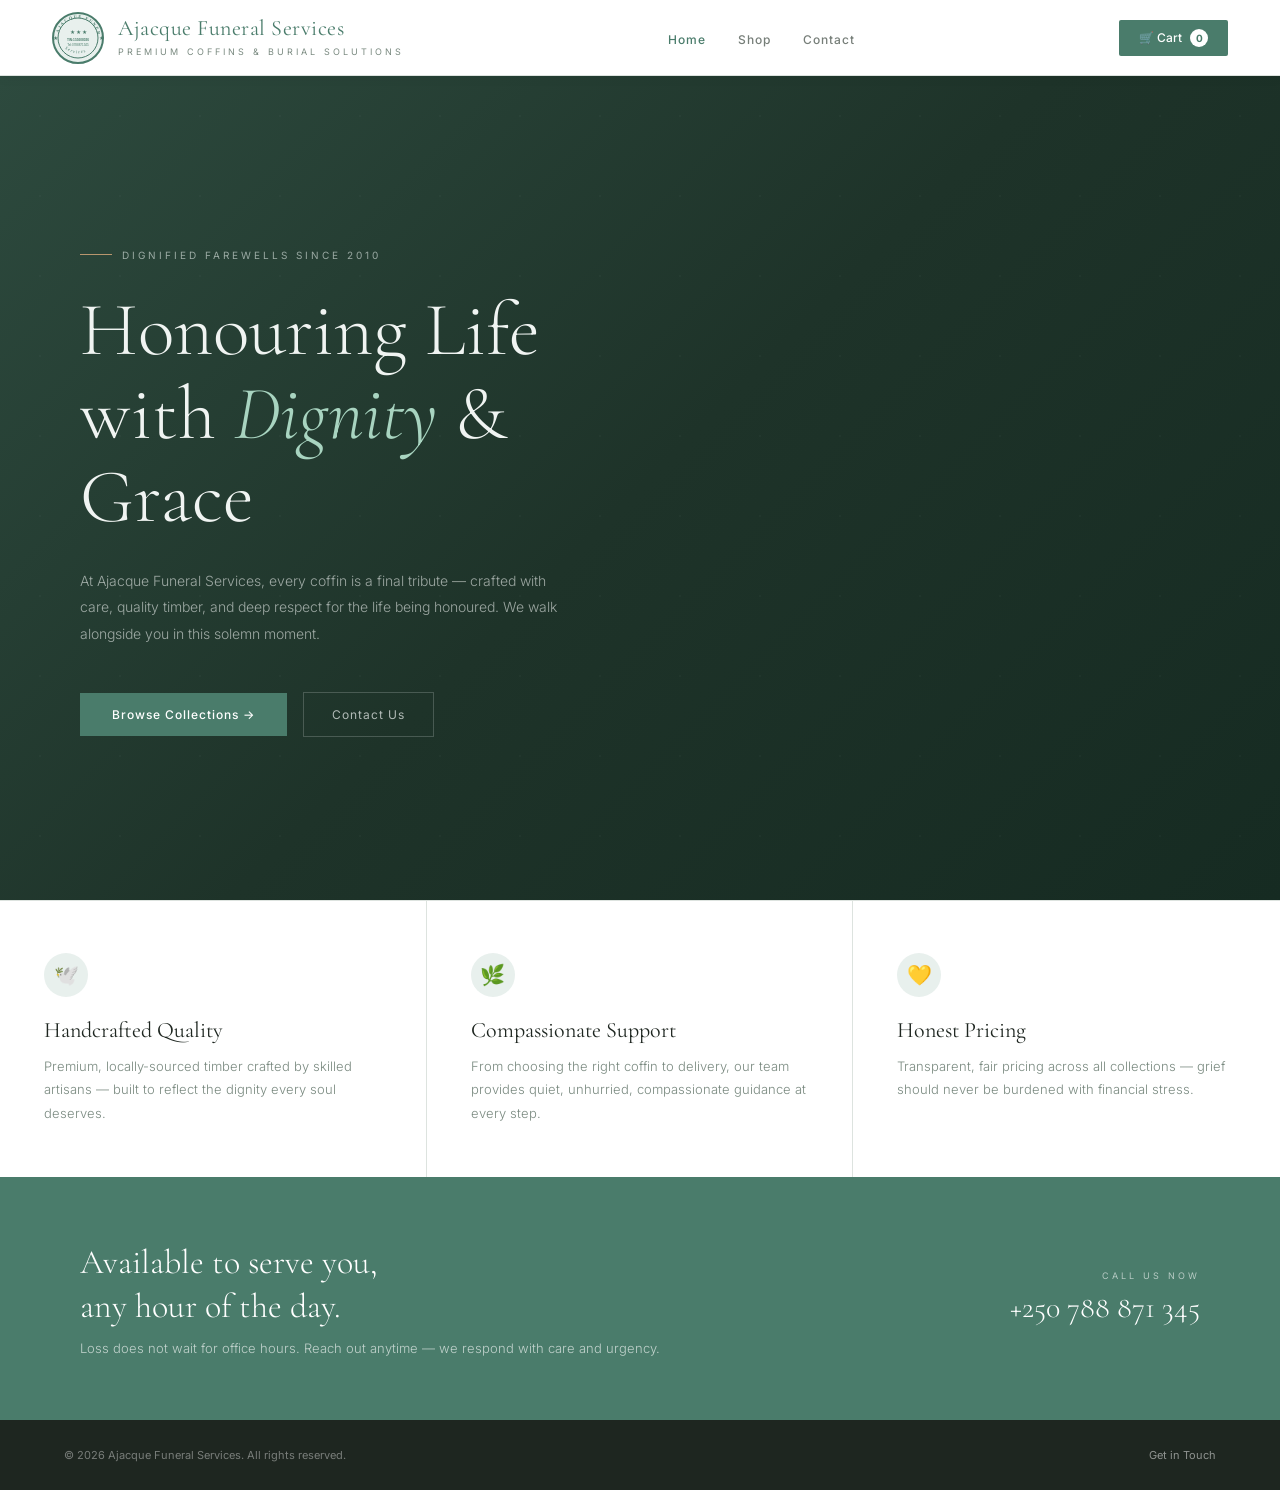
<file: index.html>
<!DOCTYPE html>
<html lang="en">
<head>
<meta charset="UTF-8">
<meta name="viewport" content="width=device-width, initial-scale=1.0">
<title>Ajacque Funeral Services</title>
<link href="https://fonts.googleapis.com/css2?family=Cormorant+Garamond:ital,wght@0,300;0,400;0,600;1,300;1,400&family=Inter:wght@300;400;500;600&display=swap" rel="stylesheet">
<link rel="stylesheet" href="style.css">
</head>
<body>
 
<!-- NAVBAR -->
<nav>
  <div class="nav-brand" onclick="showPage('home')">
    <svg class="nav-logo" viewBox="0 0 52 52" fill="none" xmlns="http://www.w3.org/2000/svg">
      <!-- Outer ring -->
      <circle cx="26" cy="26" r="25" stroke="#4a7c6b" stroke-width="2" fill="#e8f0ed"/>
      <!-- Inner ring -->
      <circle cx="26" cy="26" r="20" stroke="#4a7c6b" stroke-width="1" fill="none"/>
      <!-- Top arc text: AJACQUE FUNERAL -->
      <path id="topArc" d="M 6,26 A 20,20 0 0,1 46,26" fill="none"/>
      <text font-size="4.2" font-family="Georgia,serif" font-weight="bold" fill="#4a7c6b" letter-spacing="1.5">
        <textPath href="#topArc" startOffset="8%">AJACQUE FUNERAL</textPath>
      </text>
      <!-- Bottom arc text: Services -->
      <path id="botArc" d="M 8,30 A 20,20 0 0,0 44,30" fill="none"/>
      <text font-size="4.5" font-family="Georgia,serif" font-style="italic" fill="#4a7c6b" letter-spacing="1">
        <textPath href="#botArc" startOffset="18%">Services</textPath>
      </text>
      <!-- Stars -->
      <text x="26" y="22" text-anchor="middle" font-size="5" fill="#4a7c6b">★ ★ ★</text>
      <!-- TIN -->
      <text x="26" y="29" text-anchor="middle" font-size="3.2" font-family="sans-serif" font-weight="bold" fill="#4a7c6b">TIN:155608026</text>
      <!-- Tel -->
      <text x="26" y="34" text-anchor="middle" font-size="3" font-family="sans-serif" fill="#4a7c6b">Tel:0788871345</text>
      <!-- Side stars -->
      <text x="3" y="28" text-anchor="middle" font-size="5" fill="#4a7c6b">★</text>
      <text x="49" y="28" text-anchor="middle" font-size="5" fill="#4a7c6b">★</text>
    </svg>
    <div class="nav-name">
      <span>Ajacque Funeral Services</span>
      <span>Premium Coffins &amp; Burial Solutions</span>
    </div>
  </div>
  <ul class="nav-links">
    <li><a class="active" id="nav-home" onclick="showPage('home')">Home</a></li>
    <li><a id="nav-gallery" onclick="showPage('gallery')">Shop</a></li>
    <li><a id="nav-contact" onclick="showPage('contact')">Contact</a></li>
  </ul>
  <div class="nav-right">
    <button class="cart-btn" onclick="openCart()">
      🛒 Cart <span class="cart-count" id="cart-count">0</span>
    </button>
  </div>
</nav>
 
<!-- ═══ HOME ═══ -->
<div class="page active" id="page-home">
  <section class="hero">
    <div class="hero-content">
      <div class="hero-tag">Dignified Farewells Since 2010</div>
      <h1>Honouring Life with <em>Dignity</em> &amp; Grace</h1>
      <p>At Ajacque Funeral Services, every coffin is a final tribute — crafted with care, quality timber, and deep respect for the life being honoured. We walk alongside you in this solemn moment.</p>
      <button class="hero-cta" onclick="showPage('gallery')">Browse Collections →</button>
      <button class="hero-cta2" onclick="showPage('contact')">Contact Us</button>
    </div>
  </section>
  <section class="home-pillars">
    <div class="pillar"><div class="pillar-icon">🕊️</div><h3>Handcrafted Quality</h3><p>Premium, locally-sourced timber crafted by skilled artisans — built to reflect the dignity every soul deserves.</p></div>
    <div class="pillar"><div class="pillar-icon">🌿</div><h3>Compassionate Support</h3><p>From choosing the right coffin to delivery, our team provides quiet, unhurried, compassionate guidance at every step.</p></div>
    <div class="pillar"><div class="pillar-icon">💛</div><h3>Honest Pricing</h3><p>Transparent, fair pricing across all collections — grief should never be burdened with financial stress.</p></div>
  </section>
  <section class="home-strip">
    <div>
      <h2>Available to serve you,<br>any hour of the day.</h2>
      <p>Loss does not wait for office hours. Reach out anytime — we respond with care and urgency.</p>
    </div>
    <div class="strip-tel"><span>Call Us Now</span><a href="tel:+250788871345">+250 788 871 345</a></div>
  </section>
  <footer><p>© <span id="yr"></span> Ajacque Funeral Services. All rights reserved.</p><a onclick="showPage('contact')">Get in Touch</a></footer>
</div>
 
<!-- ═══ GALLERY / SHOP ═══ -->
<div class="page" id="page-gallery">
  <div class="market-header">
    <h2>Our Collections</h2>
    <p>Click any coffin to view details, images and add to cart</p>
    <div class="market-meta">
      <span class="market-count" id="market-count">0 products</span>
    </div>
  </div>
  <div class="market-body">
    <div class="product-grid" id="product-grid"></div>
    <div class="market-empty" id="market-empty"><p>No products yet — check back soon.</p></div>
  </div>
  <footer><p>© <span id="yr"></span> Ajacque Funeral Services. All rights reserved.</p><a onclick="showPage('contact')">Get in Touch</a></footer>
</div>
 
<!-- ═══ CONTACT ═══ -->
<div class="page" id="page-contact">
  <div class="contact-layout">
    <div class="contact-left">
      <h2>We're Here<br>For You</h2>
      <p class="sub">Get in touch</p>
      <div class="c-detail"><div class="c-icon">📍</div><div class="c-text"><span>Location</span><p>KG 14 Ave, Kigali<br>Rwanda</p></div></div>
      <div class="c-detail"><div class="c-icon">📞</div><div class="c-text"><span>Phone</span><p>+250 788 871 345<br>Available 24 / 7</p></div></div>
      <div class="c-detail"><div class="c-icon">✉️</div><div class="c-text"><span>Email</span><p>info@ajacquefunerals.rw</p></div></div>
      <div class="c-detail"><div class="c-icon">🕐</div><div class="c-text"><span>Hours</span><p>Mon – Sat: 7:00 AM – 7:00 PM<br>Emergency: 24 hours</p></div></div>
    </div>
    <div class="contact-right">
      <h3>Send Us a Message</h3>
      <div class="fg2"><label>Full Name</label><input type="text" placeholder="Your name"></div>
      <div class="fg2"><label>Phone Number</label><input type="tel" placeholder="+250 ___"></div>
      <div class="fg2"><label>Email</label><input type="email" placeholder="you@email.com"></div>
      <div class="fg2"><label>Message</label><textarea placeholder="How can we help you?"></textarea></div>
      <button class="contact-submit" onclick="submitContact()">Send Message</button>
      <div class="c-success" id="c-success">✓ Thank you. We will reach out to you shortly.</div>
    </div>
  </div>
  <footer><p>© <span id="yr"></span> Ajacque Funeral Services. All rights reserved.</p><a href="tel:+250788871345">+250 788 871 345</a></footer>
</div>
 
<!-- ═══ PRODUCT MODAL ═══ -->
<div class="modal-overlay" id="modal-overlay" onclick="closeModal(event)">
  <div class="modal" id="modal-box">
    <button class="modal-close" onclick="closeModalDirect()">✕</button>
    <div class="modal-slides" id="modal-slides"></div>
    <div class="modal-info">
      <div class="modal-tag">Ajacque Funeral Services</div>
      <div class="modal-name" id="modal-name">—</div>
      <div class="modal-price" id="modal-price">—</div>
      <div class="modal-divider"></div>
      <div class="modal-desc" id="modal-desc">—</div>
      <div class="modal-actions">
        <button class="btn-add-cart" id="modal-cart-btn" onclick="addToCartFromModal()">🛒 Add to Cart</button>
        <a class="btn-wa" id="modal-wa" href="#" target="_blank">💬 Enquire on WhatsApp</a>
        <a class="btn-call-m" id="modal-call" href="#">📞 Call to Order</a>
      </div>
    </div>
  </div>
</div>
 
<!-- ═══ CART PANEL ═══ -->
<div class="cart-overlay" id="cart-overlay">
  <div class="cart-backdrop" onclick="closeCart()"></div>
  <div class="cart-panel">
    <div class="cart-head">
      <h3>Your Cart</h3>
      <button class="cart-close-btn" onclick="closeCart()">✕</button>
    </div>
    <div class="cart-items" id="cart-items"></div>
    <div class="cart-foot" id="cart-foot" style="display:none;">
      <div class="cart-total">
        <span>Total</span>
        <span id="cart-total-val">RWF 0</span>
      </div>
      <button class="cart-checkout" onclick="cartCheckout()">Proceed to Order via WhatsApp</button>
    </div>
  </div>
</div>
 
<script src="main.js"></script>
</body>
</html>
</file>
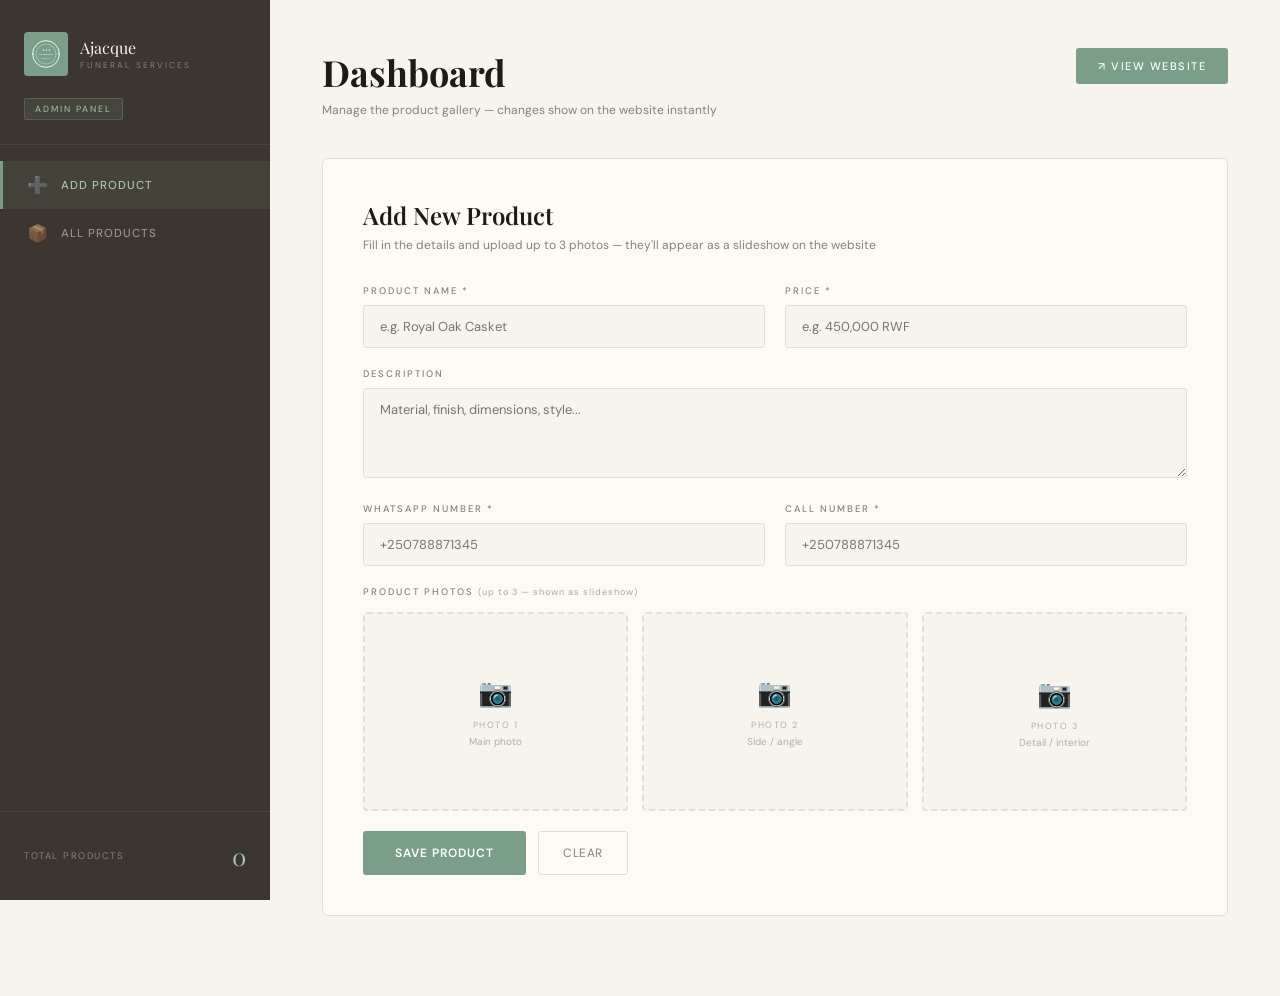
<file: admin.html>
<!DOCTYPE html>
<html lang="en">
<head>
<meta charset="UTF-8">
<meta name="viewport" content="width=device-width, initial-scale=1.0">
<title>Admin — Ajacque Funeral Services</title>
<link href="https://fonts.googleapis.com/css2?family=Playfair+Display:ital,wght@0,400;0,600;0,700&family=DM+Sans:wght@300;400;500;600&display=swap" rel="stylesheet">
<link rel="stylesheet" href="admin.css">
</head>
<body>
 
<aside>
  <div class="sb-top">
    <div class="sb-logo">
      <div class="sb-logo-icon">
        <svg viewBox="0 0 42 42" fill="none" xmlns="http://www.w3.org/2000/svg">
          <!-- Outer ring -->
          <circle cx="21" cy="21" r="20" stroke="rgba(255,255,255,0.9)" stroke-width="1.5" fill="none"/>
          <!-- Inner ring -->
          <circle cx="21" cy="21" r="15" stroke="rgba(255,255,255,0.5)" stroke-width="1" fill="none"/>
          <!-- Stars -->
          <text x="21" y="16" text-anchor="middle" font-size="5" fill="rgba(255,255,255,0.9)">★★★</text>
          <!-- TIN -->
          <text x="21" y="23" text-anchor="middle" font-size="3" font-family="sans-serif" fill="rgba(255,255,255,0.85)" font-weight="bold">TIN:155608026</text>
          <!-- Tel -->
          <text x="21" y="28" text-anchor="middle" font-size="2.8" font-family="sans-serif" fill="rgba(255,255,255,0.7)">0788871345</text>
          <!-- Side stars -->
          <text x="2" y="23" text-anchor="middle" font-size="5" fill="rgba(255,255,255,0.7)">★</text>
          <text x="40" y="23" text-anchor="middle" font-size="5" fill="rgba(255,255,255,0.7)">★</text>
        </svg>
      </div>
      <div class="sb-logo-text">
        <span class="t1">Ajacque</span>
        <span class="t2">Funeral Services</span>
      </div>
    </div>
    <div class="sb-badge">Admin Panel</div>
  </div>
 
  <nav class="sb-nav">
    <div class="sb-item active" onclick="switchSection('add', this)"><span class="ic">➕</span> Add Product</div>
    <div class="sb-item" onclick="switchSection('list', this)"><span class="ic">📦</span> All Products</div>
  </nav>
 
  <div class="sb-stats">
    <div class="stat-row">
      <span class="stat-label">Total Products</span>
      <span class="stat-val" id="stat-count">0</span>
    </div>
  </div>
</aside>
 
<main>
  <div class="main-hd">
    <div>
      <h1>Dashboard</h1>
      <p>Manage the product gallery — changes show on the website instantly</p>
    </div>
    <a class="view-btn" href="index.html" target="_blank">↗ View Website</a>
  </div>
 
  <!-- ADD -->
  <div class="section active" id="section-add">
    <div class="form-card">
      <h2>Add New Product</h2>
      <p class="sub">Fill in the details and upload up to 3 photos — they'll appear as a slideshow on the website</p>
 
      <div class="form-row">
        <div class="fg"><label>Product Name *</label><input type="text" id="f-name" placeholder="e.g. Royal Oak Casket"></div>
        <div class="fg"><label>Price *</label><input type="text" id="f-price" placeholder="e.g. 450,000 RWF"></div>
      </div>
      <div class="fg"><label>Description</label><textarea id="f-desc" placeholder="Material, finish, dimensions, style..."></textarea></div>
      <div class="form-row">
        <div class="fg"><label>WhatsApp Number *</label><input type="text" id="f-wa" placeholder="+250788871345"></div>
        <div class="fg"><label>Call Number *</label><input type="text" id="f-tel" placeholder="+250788871345"></div>
      </div>
 
      <label class="imgs-label">Product Photos <span>(up to 3 — shown as slideshow)</span></label>
      <div class="imgs-grid">
        <div class="img-slot" id="slot-0">
          <div class="img-slot-inner" id="slot-inner-0">
            <input type="file" accept="image/*" onchange="handleImg(this,0)">
            <span class="slot-icon">📷</span>
            <span class="slot-num">Photo 1</span>
            <span class="slot-hint">Main photo</span>
          </div>
        </div>
        <div class="img-slot" id="slot-1">
          <div class="img-slot-inner" id="slot-inner-1">
            <input type="file" accept="image/*" onchange="handleImg(this,1)">
            <span class="slot-icon">📷</span>
            <span class="slot-num">Photo 2</span>
            <span class="slot-hint">Side / angle</span>
          </div>
        </div>
        <div class="img-slot" id="slot-2">
          <div class="img-slot-inner" id="slot-inner-2">
            <input type="file" accept="image/*" onchange="handleImg(this,2)">
            <span class="slot-icon">📷</span>
            <span class="slot-num">Photo 3</span>
            <span class="slot-hint">Detail / interior</span>
          </div>
        </div>
      </div>
 
      <div class="form-actions">
        <button class="btn-save" onclick="saveProduct()">Save Product</button>
        <button class="btn-clr" onclick="clearForm()">Clear</button>
      </div>
      <div class="toast" id="toast"></div>
    </div>
  </div>
 
  <!-- LIST -->
  <div class="section" id="section-list">
    <div class="list-card">
      <div class="list-head">
        <div>Photos</div><div>Name</div><div>Price</div><div>Contact</div><div>Action</div>
      </div>
      <div id="list-rows"></div>
    </div>
  </div>
</main>
 
<script>
  let imgs = [null, null, null];
 
  function getProducts() { return JSON.parse(localStorage.getItem('emma_products') || '[]'); }
  function saveProducts(arr) { localStorage.setItem('emma_products', JSON.stringify(arr)); updateStats(); }
  function updateStats() { document.getElementById('stat-count').textContent = getProducts().length; }
 
  function switchSection(id, el) {
    document.querySelectorAll('.sb-item').forEach(i => i.classList.remove('active'));
    document.querySelectorAll('.section').forEach(s => s.classList.remove('active'));
    el.classList.add('active');
    document.getElementById('section-' + id).classList.add('active');
    if (id === 'list') renderList();
  }
 
  function handleImg(input, idx) {
    const file = input.files[0];
    if (!file) return;
    if (file.size > 5 * 1024 * 1024) { showToast('Image too large — max 5MB.', 'error'); return; }
    const reader = new FileReader();
    reader.onload = e => {
      imgs[idx] = e.target.result;
      const inner = document.getElementById('slot-inner-' + idx);
      const labels = ['Main photo', 'Side / angle', 'Detail / interior'];
      inner.innerHTML = `
        <div class="slot-preview"><img src="${imgs[idx]}" alt="photo ${idx+1}"></div>
        <button class="slot-remove" onclick="clearSlot(${idx})">✕</button>
        <div class="slot-label-badge">${labels[idx]}</div>`;
    };
    reader.readAsDataURL(file);
  }
 
  function clearSlot(idx) {
    imgs[idx] = null;
    const nums = ['Photo 1', 'Photo 2', 'Photo 3'];
    const hints = ['Main photo', 'Side / angle', 'Detail / interior'];
    const inner = document.getElementById('slot-inner-' + idx);
    inner.innerHTML = `
      <input type="file" accept="image/*" onchange="handleImg(this,${idx})">
      <span class="slot-icon">📷</span>
      <span class="slot-num">${nums[idx]}</span>
      <span class="slot-hint">${hints[idx]}</span>`;
  }
 
  function saveProduct() {
    const name  = document.getElementById('f-name').value.trim();
    const price = document.getElementById('f-price').value.trim();
    const desc  = document.getElementById('f-desc').value.trim();
    const wa    = document.getElementById('f-wa').value.trim();
    const tel   = document.getElementById('f-tel').value.trim();
    if (!name || !price) { showToast('Name and Price are required.', 'error'); return; }
    if (!wa || !tel)      { showToast('WhatsApp and Call numbers are required.', 'error'); return; }
 
    const products = getProducts();
    products.push({ name, price, desc, imgs: imgs.filter(Boolean), wa, tel, id: Date.now() });
    saveProducts(products);
    showToast('✓  Product saved! It is now live on the website.', 'success');
    clearForm();
  }
 
  function clearForm() {
    ['f-name','f-price','f-desc','f-wa','f-tel'].forEach(id => document.getElementById(id).value = '');
    [0,1,2].forEach(i => clearSlot(i));
    imgs = [null, null, null];
  }
 
  function showToast(msg, type) {
    const t = document.getElementById('toast');
    t.textContent = msg; t.className = 'toast ' + type; t.style.display = 'block';
    setTimeout(() => t.style.display = 'none', 3800);
  }
 
  function renderList() {
    const products = getProducts();
    const el = document.getElementById('list-rows');
    if (!products.length) { el.innerHTML = '<div class="list-empty"><p>No products added yet.</p></div>'; return; }
    el.innerHTML = products.map((p, i) => {
      const thumbs = (p.imgs || []).map(img => `<img class="thumb" src="${img}" alt="">`).join('');
      const emptyThumbs = Array(3 - (p.imgs||[]).length).fill('<div class="thumb-empty">⚰</div>').join('');
      return `<div class="list-row">
        <div class="thumb-strip">${thumbs}${emptyThumbs}</div>
        <div class="row-name">${p.name}<small>${p.desc ? p.desc.slice(0,55)+'…' : ''}</small></div>
        <div class="row-price">${p.price}</div>
        <div class="row-contact">📞 ${p.tel}<br>💬 ${p.wa}</div>
        <div><button class="del-btn" onclick="delProduct(${i})">Delete</button></div>
      </div>`;
    }).join('');
  }
 
  function delProduct(i) {
    if (!confirm('Delete this product? Cannot be undone.')) return;
    const products = getProducts();
    products.splice(i, 1);
    saveProducts(products);
    renderList();
  }
 
  [0,1,2].forEach(idx => {
    const el = document.getElementById('slot-inner-' + idx);
    el.addEventListener('dragover', e => { e.preventDefault(); el.classList.add('drag'); });
    el.addEventListener('dragleave', () => el.classList.remove('drag'));
    el.addEventListener('drop', e => {
      e.preventDefault(); el.classList.remove('drag');
      const file = e.dataTransfer.files[0];
      if (file && file.type.startsWith('image/')) {
        const input = el.querySelector('input[type=file]');
        if (input) { const dt = new DataTransfer(); dt.items.add(file); input.files = dt.files; handleImg(input, idx); }
      }
    });
  });
 
  updateStats();
</script>
</body>
</html>
</file>
<file: style.css>
:root {
  --bg: #f4f6f5;
  --bg2: #eef1ef;
  --surface: #ffffff;
  --border: #dde3df;
  --ink: #1e2620;
  --ink2: #3d4840;
  --muted: #7a8a80;
  --accent: #4a7c6b;
  --accent2: #3a6358;
  --accent-light: #e8f0ed;
  --gold: #b8966e;
  --gold-light: #f0e6d8;
  --red: #c0392b;
  --shadow: 0 2px 16px rgba(30,38,32,0.08);
  --shadow-lg: 0 8px 40px rgba(30,38,32,0.14);
}
* { margin:0; padding:0; box-sizing:border-box; }
body { font-family:'Inter',sans-serif; background:var(--bg); color:var(--ink); overflow-x:hidden; }

/* ── NAVBAR ── */
nav {
  position:fixed; top:0; left:0; right:0; z-index:200;
  background:var(--surface);
  display:flex; align-items:center; justify-content:space-between;
  padding:0 52px; height:76px;
  border-bottom:1px solid var(--border);
  box-shadow:0 1px 12px rgba(30,38,32,0.06);
}
.nav-brand { display:flex; align-items:center; gap:14px; cursor:pointer; }
.nav-logo { width:52px; height:52px; }
.nav-name span:first-child { display:block; font-family:'Cormorant Garamond',serif; font-size:22px; color:var(--accent); letter-spacing:.5px; line-height:1; }
.nav-name span:last-child { font-size:9px; letter-spacing:3px; color:var(--muted); text-transform:uppercase; }
.nav-links { display:flex; gap:32px; list-style:none; }
.nav-links a { font-size:12px; letter-spacing:1px; color:var(--ink2); text-decoration:none; opacity:.7; transition:opacity .2s,color .2s; cursor:pointer; font-weight:500; }
.nav-links a:hover,.nav-links a.active { opacity:1; color:var(--accent); }
.nav-right { display:flex; align-items:center; gap:16px; }
.cart-btn {
  display:flex; align-items:center; gap:8px;
  padding:9px 20px; background:var(--accent); color:#fff;
  border:none; border-radius:2px; cursor:pointer;
  font-family:'Inter',sans-serif; font-size:12px; font-weight:500;
  transition:background .2s;
}
.cart-btn:hover { background:var(--accent2); }
.cart-count {
  background:#fff; color:var(--accent); font-size:10px; font-weight:700;
  width:18px; height:18px; border-radius:50%; display:flex; align-items:center; justify-content:center;
}
.hamburger { display:none; flex-direction:column; gap:5px; background:none; border:none; cursor:pointer; padding:6px; }
.hamburger span { display:block; width:24px; height:2px; background:var(--ink); border-radius:2px; transition:all .3s; }

/* ── PAGES ── */
.page { display:none; padding-top:76px; min-height:100vh; }
.page.active { display:block; }

/* ── HOME ── */
.hero {
  background:linear-gradient(135deg, #2d4a3e 0%, #1e3329 50%, #162b22 100%);
  min-height:calc(100vh - 76px);
  display:flex; align-items:center;
  position:relative; overflow:hidden;
}
.hero::before {
  content:''; position:absolute; inset:0;
  background:url("data:image/svg+xml,%3Csvg width='80' height='80' xmlns='http://www.w3.org/2000/svg'%3E%3Ccircle cx='40' cy='40' r='1' fill='rgba(255,255,255,0.03)'/%3E%3C/svg%3E");
  background-size:80px 80px;
}
.hero-content { position:relative; z-index:1; max-width:640px; padding:80px; }
.hero-tag { display:inline-flex; align-items:center; gap:10px; font-size:10px; letter-spacing:3px; text-transform:uppercase; color:rgba(232,240,237,0.6); margin-bottom:28px; }
.hero-tag::before { content:''; width:32px; height:1px; background:var(--gold); }
.hero h1 { font-family:'Cormorant Garamond',serif; font-size:clamp(44px,6vw,76px); font-weight:300; color:#f0f4f2; line-height:1.1; margin-bottom:28px; }
.hero h1 em { font-style:italic; color:#a8d4c0; }
.hero p { font-size:14px; line-height:1.9; color:rgba(240,244,242,0.6); max-width:480px; margin-bottom:44px; font-weight:300; }
.hero-cta { display:inline-flex; align-items:center; gap:10px; padding:14px 32px; background:var(--accent); color:#fff; border:none; font-family:'Inter',sans-serif; font-size:12px; font-weight:500; letter-spacing:1px; cursor:pointer; transition:background .25s; }
.hero-cta:hover { background:var(--accent2); }
.hero-cta2 { display:inline-flex; align-items:center; gap:10px; padding:14px 28px; background:transparent; color:rgba(240,244,242,0.7); border:1px solid rgba(240,244,242,0.2); font-family:'Inter',sans-serif; font-size:12px; font-weight:400; letter-spacing:1px; cursor:pointer; margin-left:12px; transition:border-color .25s,color .25s; }
.hero-cta2:hover { border-color:rgba(240,244,242,0.5); color:#f0f4f2; }

.home-pillars { background:var(--surface); display:grid; grid-template-columns:repeat(3,1fr); gap:0; border-top:1px solid var(--border); }
.pillar { padding:52px 44px; border-right:1px solid var(--border); transition:background .25s; }
.pillar:last-child { border-right:none; }
.pillar:hover { background:var(--accent-light); }
.pillar-icon { width:44px; height:44px; background:var(--accent-light); border-radius:50%; display:flex; align-items:center; justify-content:center; font-size:20px; margin-bottom:20px; }
.pillar h3 { font-family:'Cormorant Garamond',serif; font-size:22px; font-weight:400; color:var(--ink); margin-bottom:12px; }
.pillar p { font-size:13px; line-height:1.8; color:var(--muted); font-weight:300; }

.home-strip { background:var(--accent); padding:64px 80px; display:flex; align-items:center; justify-content:space-between; gap:48px; }
.home-strip h2 { font-family:'Cormorant Garamond',serif; font-size:34px; font-weight:300; color:#fff; line-height:1.3; }
.home-strip p { font-size:13px; color:rgba(255,255,255,0.65); margin-top:10px; font-weight:300; }
.strip-tel span { display:block; font-size:9px; letter-spacing:3px; text-transform:uppercase; color:rgba(255,255,255,0.6); margin-bottom:8px; text-align:right; }
.strip-tel a { font-family:'Cormorant Garamond',serif; font-size:30px; color:#fff; text-decoration:none; font-weight:300; }

/* ── GALLERY ── */
.market-header { background:var(--surface); padding:56px 64px 44px; border-bottom:1px solid var(--border); }
.market-header h2 { font-family:'Cormorant Garamond',serif; font-size:44px; font-weight:300; color:var(--ink); margin-bottom:8px; }
.market-header p { font-size:13px; color:var(--muted); }
.market-meta { display:flex; align-items:center; gap:16px; margin-top:20px; }
.market-count { font-size:11px; color:var(--muted); background:var(--bg); padding:5px 12px; border:1px solid var(--border); }
.market-body { padding:48px 64px; }
.product-grid { display:grid; grid-template-columns:repeat(auto-fill,minmax(280px,1fr)); gap:24px; }
.product-card { background:var(--surface); border:1px solid var(--border); cursor:pointer; transition:transform .25s,box-shadow .25s,border-color .25s; overflow:hidden; }
.product-card:hover { transform:translateY(-4px); box-shadow:var(--shadow-lg); border-color:var(--accent); }
.pc-img { height:240px; overflow:hidden; background:var(--bg2); position:relative; }
.pc-img img { width:100%; height:100%; object-fit:cover; transition:transform .4s; }
.product-card:hover .pc-img img { transform:scale(1.05); }
.pc-no-img { width:100%; height:100%; display:flex; align-items:center; justify-content:center; font-size:52px; color:var(--border); }
.pc-badge { position:absolute; top:12px; left:12px; background:var(--accent); color:#fff; font-size:9px; letter-spacing:1.5px; text-transform:uppercase; padding:4px 10px; }
.pc-body { padding:20px 22px 22px; }
.pc-name { font-family:'Cormorant Garamond',serif; font-size:20px; color:var(--ink); margin-bottom:4px; }
.pc-price { font-size:14px; color:var(--accent); font-weight:600; margin-bottom:10px; }
.pc-desc { font-size:12px; color:var(--muted); line-height:1.7; margin-bottom:16px; font-weight:300; display:-webkit-box; -webkit-line-clamp:2; -webkit-box-orient:vertical; overflow:hidden; }
.pc-footer { display:flex; align-items:center; justify-content:space-between; }
.pc-view { font-size:11px; color:var(--accent); font-weight:500; letter-spacing:.5px; }
.pc-cart-mini { width:34px; height:34px; background:var(--accent-light); border:none; color:var(--accent); font-size:15px; cursor:pointer; display:flex; align-items:center; justify-content:center; transition:background .2s; }
.pc-cart-mini:hover { background:var(--accent); color:#fff; }
.market-empty { padding:80px; text-align:center; display:none; }
.market-empty p { font-family:'Cormorant Garamond',serif; font-size:22px; font-style:italic; color:var(--muted); }

/* ── MODAL ── */
.modal-overlay { display:none; position:fixed; inset:0; z-index:300; background:rgba(30,38,32,0.6); backdrop-filter:blur(4px); align-items:center; justify-content:center; padding:24px; }
.modal-overlay.open { display:flex; }
.modal { background:var(--surface); width:100%; max-width:920px; max-height:90vh; overflow-y:auto; display:grid; grid-template-columns:1fr 1fr; box-shadow:var(--shadow-lg); position:relative; }
.modal-close { position:absolute; top:16px; right:16px; background:var(--bg); border:none; width:34px; height:34px; font-size:18px; cursor:pointer; display:flex; align-items:center; justify-content:center; color:var(--ink2); z-index:10; transition:background .2s; }
.modal-close:hover { background:var(--border); }
.modal-slides { position:relative; background:var(--bg2); overflow:hidden; min-height:420px; }
.slide { display:none; width:100%; height:100%; min-height:420px; }
.slide.active { display:block; }
.slide img { width:100%; height:100%; min-height:420px; object-fit:cover; display:block; }
.slide-no-img { width:100%; min-height:420px; display:flex; align-items:center; justify-content:center; font-size:72px; color:var(--border); }
.slide-arrows { position:absolute; bottom:16px; left:50%; transform:translateX(-50%); display:flex; gap:8px; }
.slide-dot { width:8px; height:8px; border-radius:50%; background:rgba(255,255,255,0.4); border:none; cursor:pointer; transition:background .2s; }
.slide-dot.active { background:#fff; }
.slide-prev,.slide-next { position:absolute; top:50%; transform:translateY(-50%); background:rgba(255,255,255,0.85); border:none; width:36px; height:36px; cursor:pointer; font-size:16px; display:flex; align-items:center; justify-content:center; transition:background .2s; }
.slide-prev { left:12px; } .slide-next { right:12px; }
.slide-prev:hover,.slide-next:hover { background:#fff; }
.modal-info { padding:44px 40px; display:flex; flex-direction:column; }
.modal-tag { font-size:9px; letter-spacing:3px; text-transform:uppercase; color:var(--accent); margin-bottom:12px; }
.modal-name { font-family:'Cormorant Garamond',serif; font-size:34px; font-weight:400; color:var(--ink); margin-bottom:8px; line-height:1.2; }
.modal-price { font-size:22px; color:var(--accent); font-weight:600; margin-bottom:24px; }
.modal-divider { height:1px; background:var(--border); margin-bottom:24px; }
.modal-desc { font-size:13px; color:var(--ink2); line-height:1.9; font-weight:300; flex:1; margin-bottom:28px; }
.modal-actions { display:flex; flex-direction:column; gap:10px; }
.btn-add-cart { padding:14px; background:var(--accent); color:#fff; border:none; font-family:'Inter',sans-serif; font-size:12px; font-weight:500; letter-spacing:1px; text-transform:uppercase; cursor:pointer; transition:background .25s; }
.btn-add-cart:hover { background:var(--accent2); }
.btn-wa { padding:13px; background:transparent; color:#25d366; border:1px solid #25d366; font-family:'Inter',sans-serif; font-size:12px; font-weight:500; cursor:pointer; transition:background .25s,color .25s; text-decoration:none; display:flex; align-items:center; justify-content:center; gap:8px; }
.btn-wa:hover { background:#25d366; color:#fff; }
.btn-call-m { padding:13px; background:transparent; color:var(--ink2); border:1px solid var(--border); font-family:'Inter',sans-serif; font-size:12px; cursor:pointer; text-decoration:none; display:flex; align-items:center; justify-content:center; gap:8px; transition:border-color .2s; }
.btn-call-m:hover { border-color:var(--ink2); }

/* ── CART ── */
.cart-overlay { display:none; position:fixed; inset:0; z-index:400; }
.cart-overlay.open { display:block; }
.cart-backdrop { position:absolute; inset:0; background:rgba(30,38,32,0.4); }
.cart-panel { position:absolute; right:0; top:0; bottom:0; width:420px; background:var(--surface); box-shadow:var(--shadow-lg); display:flex; flex-direction:column; }
.cart-head { padding:28px 28px 20px; border-bottom:1px solid var(--border); display:flex; align-items:center; justify-content:space-between; }
.cart-head h3 { font-family:'Cormorant Garamond',serif; font-size:26px; font-weight:400; }
.cart-close-btn { background:none; border:none; font-size:22px; cursor:pointer; color:var(--muted); }
.cart-items { flex:1; overflow-y:auto; padding:20px 28px; }
.cart-item { display:flex; gap:14px; align-items:flex-start; padding:16px 0; border-bottom:1px solid var(--border); }
.cart-item-img { width:64px; height:64px; object-fit:cover; background:var(--bg2); flex-shrink:0; }
.cart-item-img-empty { width:64px; height:64px; background:var(--bg2); display:flex; align-items:center; justify-content:center; font-size:24px; color:var(--border); flex-shrink:0; }
.cart-item-name { font-family:'Cormorant Garamond',serif; font-size:17px; color:var(--ink); margin-bottom:4px; }
.cart-item-price { font-size:13px; color:var(--accent); font-weight:600; }
.cart-item-remove { margin-left:auto; background:none; border:none; color:var(--muted); cursor:pointer; font-size:16px; transition:color .2s; flex-shrink:0; }
.cart-item-remove:hover { color:var(--red); }
.cart-empty-msg { text-align:center; padding:60px 0; color:var(--muted); }
.cart-empty-msg p { font-family:'Cormorant Garamond',serif; font-size:18px; font-style:italic; }
.cart-foot { padding:20px 28px 28px; border-top:1px solid var(--border); }
.cart-total { display:flex; justify-content:space-between; margin-bottom:20px; }
.cart-total span:first-child { font-size:12px; color:var(--muted); text-transform:uppercase; letter-spacing:1px; }
.cart-total span:last-child { font-size:18px; color:var(--ink); font-weight:600; }
.cart-checkout { width:100%; padding:14px; background:var(--accent); color:#fff; border:none; font-family:'Inter',sans-serif; font-size:12px; font-weight:500; letter-spacing:1px; text-transform:uppercase; cursor:pointer; transition:background .25s; }
.cart-checkout:hover { background:var(--accent2); }

/* ── CONTACT ── */
.contact-layout { min-height:calc(100vh - 76px); display:grid; grid-template-columns:1fr 1.2fr; }
.contact-left { background:linear-gradient(160deg,#2d4a3e,#1a3028); padding:80px; display:flex; flex-direction:column; justify-content:center; }
.contact-left h2 { font-family:'Cormorant Garamond',serif; font-size:46px; font-weight:300; color:#f0f4f2; line-height:1.2; margin-bottom:10px; }
.contact-left .sub { font-size:10px; letter-spacing:3px; text-transform:uppercase; color:rgba(168,212,192,0.7); margin-bottom:48px; }
.c-detail { display:flex; gap:16px; margin-bottom:30px; }
.c-icon { width:40px; height:40px; background:rgba(255,255,255,0.07); border-radius:50%; display:flex; align-items:center; justify-content:center; font-size:16px; flex-shrink:0; }
.c-text span { display:block; font-size:9px; letter-spacing:2px; text-transform:uppercase; color:rgba(168,212,192,0.6); margin-bottom:5px; }
.c-text p { font-size:13px; color:rgba(240,244,242,0.8); font-weight:300; line-height:1.7; }
.contact-right { background:var(--bg); padding:80px; display:flex; flex-direction:column; justify-content:center; }
.contact-right h3 { font-family:'Cormorant Garamond',serif; font-size:30px; font-weight:400; color:var(--ink); margin-bottom:32px; }
.fg2 { margin-bottom:20px; }
.fg2 label { display:block; font-size:10px; letter-spacing:2px; text-transform:uppercase; color:var(--muted); margin-bottom:8px; }
.fg2 input,.fg2 textarea { width:100%; padding:13px 16px; background:var(--surface); border:1px solid var(--border); font-family:'Inter',sans-serif; font-size:13px; color:var(--ink); outline:none; transition:border-color .2s; font-weight:300; }
.fg2 input:focus,.fg2 textarea:focus { border-color:var(--accent); }
.fg2 textarea { resize:vertical; min-height:110px; }
.contact-submit { width:100%; padding:14px; background:var(--accent); color:#fff; border:none; font-family:'Inter',sans-serif; font-size:12px; font-weight:500; letter-spacing:1.5px; text-transform:uppercase; cursor:pointer; transition:background .25s; }
.contact-submit:hover { background:var(--accent2); }
.c-success { display:none; padding:13px 16px; background:rgba(74,124,107,0.1); border-left:3px solid var(--accent); margin-top:14px; font-size:12px; color:var(--accent); }

/* ── FOOTER ── */
footer { background:var(--ink); padding:28px 64px; display:flex; align-items:center; justify-content:space-between; }
footer p { font-size:11px; color:rgba(255,255,255,0.4); }
footer a { font-size:11px; color:rgba(255,255,255,0.5); text-decoration:none; cursor:pointer; transition:color .2s; }
footer a:hover { color:var(--gold); }

/* ══════════════════════════════════════
   MOBILE RESPONSIVE — max 768px
══════════════════════════════════════ */
@media (max-width: 768px) {

  /* NAV */
  nav { padding:0 20px; height:64px; position:relative; flex-wrap:wrap; height:auto; min-height:64px; }
  .nav-brand { padding:12px 0; }
  .nav-logo { width:40px; height:40px; }
  .nav-name span:first-child { font-size:16px; }
  .nav-name span:last-child { display:none; }
  .hamburger { display:flex; order:3; }
  .nav-right { order:2; }
  .cart-btn { padding:8px 14px; font-size:11px; }

  .nav-links {
    display:none;
    flex-direction:column;
    width:100%;
    order:4;
    background:var(--surface);
    border-top:1px solid var(--border);
    padding:8px 0 16px;
    gap:0;
  }
  .nav-links.open { display:flex; }
  .nav-links li { width:100%; }
  .nav-links a { display:block; padding:13px 20px; font-size:13px; opacity:1; border-left:3px solid transparent; }
  .nav-links a.active { border-left-color:var(--accent); color:var(--accent); background:var(--accent-light); }

  /* PAGES */
  .page { padding-top:64px; }

  /* HERO */
  .hero-content { padding:48px 24px; }
  .hero h1 { font-size:38px; }
  .hero p { font-size:13px; margin-bottom:32px; }
  .hero-cta, .hero-cta2 { padding:12px 20px; font-size:11px; width:100%; justify-content:center; margin-left:0; margin-bottom:10px; display:flex; }

  /* PILLARS */
  .home-pillars { grid-template-columns:1fr; }
  .pillar { padding:36px 24px; border-right:none; border-bottom:1px solid var(--border); }
  .pillar:last-child { border-bottom:none; }

  /* STRIP */
  .home-strip { flex-direction:column; padding:48px 24px; gap:28px; text-align:center; }
  .home-strip h2 { font-size:26px; }
  .strip-tel span { text-align:center; }
  .strip-tel a { font-size:24px; }

  /* GALLERY */
  .market-header { padding:36px 24px 28px; }
  .market-header h2 { font-size:32px; }
  .market-body { padding:24px 16px; }
  .product-grid { grid-template-columns:1fr 1fr; gap:14px; }
  .pc-img { height:160px; }
  .pc-body { padding:14px 14px 16px; }
  .pc-name { font-size:16px; }
  .pc-price { font-size:13px; }
  .pc-desc { display:none; }

  /* MODAL */
  .modal { grid-template-columns:1fr; max-height:95vh; }
  .modal-slides { min-height:260px; }
  .slide { min-height:260px; }
  .slide img { min-height:260px; }
  .slide-no-img { min-height:260px; }
  .modal-info { padding:24px 20px; }
  .modal-name { font-size:26px; }
  .modal-price { font-size:18px; margin-bottom:16px; }

  /* CART */
  .cart-panel { width:100%; left:0; right:0; top:auto; bottom:0; height:85vh; border-radius:16px 16px 0 0; }

  /* CONTACT */
  .contact-layout { grid-template-columns:1fr; }
  .contact-left { padding:48px 24px; }
  .contact-left h2 { font-size:34px; }
  .contact-left .sub { margin-bottom:32px; }
  .contact-right { padding:40px 24px; }

  /* FOOTER */
  footer { flex-direction:column; gap:10px; text-align:center; padding:24px 20px; }
}

/* extra small phones */
@media (max-width: 400px) {
  .product-grid { grid-template-columns:1fr; }
  .hero h1 { font-size:32px; }
}
/* ── MOBILE RESPONSIVE ── */
@media (max-width: 768px) {

  /* NAV */
  nav { padding: 0 20px; height: 64px; }
  .nav-logo { width: 40px; height: 40px; }
  .nav-name span:first-child { font-size: 16px; }
  .nav-name span:last-child { display: none; }
  .nav-links { gap: 16px; }
  .nav-links a { font-size: 11px; letter-spacing: 0; }
  .cart-btn { padding: 8px 12px; font-size: 11px; }

  /* PAGES */
  .page { padding-top: 64px; }

  /* HERO */
  .hero-content { padding: 48px 24px; }
  .hero h1 { font-size: 38px; }
  .hero p { font-size: 13px; }
  .hero-cta, .hero-cta2 { padding: 12px 20px; font-size: 11px; }
  .hero-cta2 { margin-left: 0; margin-top: 10px; }

  /* PILLARS */
  .home-pillars { grid-template-columns: 1fr; }
  .pillar { padding: 36px 24px; border-right: none; border-bottom: 1px solid var(--border); }
  .pillar:last-child { border-bottom: none; }

  /* STRIP */
  .home-strip { flex-direction: column; padding: 48px 24px; gap: 28px; text-align: center; }
  .home-strip h2 { font-size: 26px; }
  .strip-tel span { text-align: center; }
  .strip-tel a { font-size: 24px; }

  /* GALLERY */
  .market-header { padding: 36px 24px 28px; }
  .market-header h2 { font-size: 32px; }
  .market-body { padding: 28px 16px; }
  .product-grid { grid-template-columns: repeat(auto-fill, minmax(240px, 1fr)); gap: 16px; }

  /* MODAL */
  .modal { grid-template-columns: 1fr; max-height: 95vh; }
  .modal-slides { min-height: 260px; }
  .slide { min-height: 260px; }
  .slide img { min-height: 260px; }
  .slide-no-img { min-height: 260px; }
  .modal-info { padding: 28px 24px; }
  .modal-name { font-size: 26px; }
  .modal-price { font-size: 18px; }

  /* CART */
  .cart-panel { width: 100%; }

  /* CONTACT */
  .contact-layout { grid-template-columns: 1fr; }
  .contact-left { padding: 48px 24px; }
  .contact-left h2 { font-size: 34px; }
  .contact-right { padding: 40px 24px; }

  /* FOOTER */
  footer { flex-direction: column; gap: 8px; text-align: center; padding: 24px; }
}

@media (max-width: 480px) {
  .nav-links { gap: 10px; }
  .hero h1 { font-size: 30px; }
  .product-grid { grid-template-columns: 1fr; }
  .modal-name { font-size: 22px; }
}
</file>
<file: admin.css>
:root {
  --cream:#f7f3ed; --cream2:#efe9df; --cream3:#e5ddd0;
  --sage:#7a9e87; --sage-dark:#5a7d68; --sage-light:#a8c4b0; --sage-pale:#e8f0ea;
  --brown:#6b4f3a; --ink:#1e1a16; --ink2:#3d3530;
  --gray:#8a8078; --gray-light:#b5afa8; --white:#fdfaf6;
  --gold:#c8a96e; --red:#a0342a; --green:#3a7a52;
}
* { margin:0; padding:0; box-sizing:border-box; }
body { font-family:'DM Sans',sans-serif; background:var(--cream); color:var(--ink); min-height:100vh; display:grid; grid-template-columns:270px 1fr; }
 
/* SIDEBAR */
aside { background:var(--ink2); display:flex; flex-direction:column; min-height:100vh; position:sticky; top:0; height:100vh; overflow-y:auto; }
.sb-top { padding:32px 24px 24px; border-bottom:1px solid rgba(255,255,255,.07); }
.sb-logo { display:flex; align-items:center; gap:12px; margin-bottom:20px; }
.sb-logo-icon { width:44px; height:44px; background:var(--sage); border-radius:4px; display:flex; align-items:center; justify-content:center; flex-shrink:0; }
.sb-logo-icon svg { width:28px; height:28px; }
.sb-logo-text .t1 { font-family:'Playfair Display',serif; font-size:16px; color:var(--cream); display:block; }
.sb-logo-text .t2 { font-size:8.5px; letter-spacing:2px; text-transform:uppercase; color:var(--gray); display:block; margin-top:2px; }
.sb-badge { display:inline-block; padding:4px 10px; background:rgba(122,158,135,.15); border:1px solid rgba(122,158,135,.3); font-size:9px; letter-spacing:2px; text-transform:uppercase; color:var(--sage-light); border-radius:2px; }
 
.sb-nav { padding:16px 0; flex:1; }
.sb-item { display:flex; align-items:center; gap:12px; padding:13px 24px; font-size:11.5px; letter-spacing:1px; text-transform:uppercase; color:rgba(245,240,232,.5); cursor:pointer; transition:background .2s,color .2s; border-left:3px solid transparent; font-weight:500; }
.sb-item:hover { background:rgba(255,255,255,.04); color:var(--cream); }
.sb-item.active { background:rgba(122,158,135,.12); color:var(--sage-light); border-left-color:var(--sage); }
.sb-item .ic { font-size:17px; }
 
.sb-stats { padding:20px 24px; border-top:1px solid rgba(255,255,255,.07); }
.stat-row { display:flex; justify-content:space-between; align-items:center; padding:8px 0; }
.stat-label { font-size:9.5px; letter-spacing:1.5px; text-transform:uppercase; color:var(--gray); }
.stat-val { font-family:'Playfair Display',serif; font-size:24px; color:var(--sage-light); }
 
/* MAIN */
main { padding:48px 52px; }
.main-hd { display:flex; align-items:flex-start; justify-content:space-between; margin-bottom:40px; }
.main-hd h1 { font-family:'Playfair Display',serif; font-size:36px; font-weight:700; color:var(--ink); }
.main-hd p { font-size:12px; color:var(--gray); margin-top:6px; }
.view-btn { padding:11px 22px; background:var(--sage); color:#fff; border:none; font-family:'DM Sans',sans-serif; font-size:11px; letter-spacing:1.5px; text-transform:uppercase; cursor:pointer; text-decoration:none; display:inline-block; border-radius:3px; transition:background .2s; font-weight:500; }
.view-btn:hover { background:var(--sage-dark); }
 
.section { display:none; }
.section.active { display:block; }
 
/* FORM CARD */
.form-card { background:var(--white); padding:40px; border-radius:6px; border:1px solid var(--cream3); margin-bottom:32px; }
.form-card h2 { font-family:'Playfair Display',serif; font-size:24px; font-weight:600; color:var(--ink); margin-bottom:6px; }
.form-card .sub { font-size:12px; color:var(--gray); margin-bottom:32px; }
 
.form-row { display:grid; grid-template-columns:1fr 1fr; gap:20px; margin-bottom:0; }
.fg { margin-bottom:20px; }
.fg label { display:block; font-size:9.5px; letter-spacing:2px; text-transform:uppercase; color:var(--gray); margin-bottom:8px; font-weight:500; }
.fg input,.fg textarea { width:100%; padding:12px 16px; background:var(--cream); border:1.5px solid var(--cream3); font-family:'DM Sans',sans-serif; font-size:13px; color:var(--ink); outline:none; transition:border-color .2s; border-radius:3px; }
.fg input:focus,.fg textarea:focus { border-color:var(--sage); background:var(--white); }
.fg textarea { min-height:90px; resize:vertical; }
 
/* 3-IMAGE UPLOAD */
.imgs-label { font-size:9.5px; letter-spacing:2px; text-transform:uppercase; color:var(--gray); margin-bottom:14px; display:block; font-weight:500; }
.imgs-label span { color:var(--gray-light); font-size:9px; letter-spacing:1px; text-transform:none; }
.imgs-grid { display:grid; grid-template-columns:repeat(3,1fr); gap:14px; margin-bottom:20px; }
.img-slot { position:relative; }
.img-slot-inner {
  border:2px dashed var(--cream3); border-radius:4px;
  aspect-ratio:4/3; overflow:hidden; cursor:pointer;
  background:var(--cream); transition:border-color .25s,background .25s;
  display:flex; flex-direction:column; align-items:center; justify-content:center;
  text-align:center; padding:16px; position:relative;
}
.img-slot-inner:hover,.img-slot-inner.drag { border-color:var(--sage); background:var(--sage-pale); }
.img-slot-inner input[type=file] { position:absolute; inset:0; opacity:0; cursor:pointer; width:100%; height:100%; }
.slot-icon { font-size:28px; margin-bottom:8px; }
.slot-num { font-size:9px; letter-spacing:1.5px; text-transform:uppercase; color:var(--gray-light); }
.slot-hint { font-size:10px; color:var(--gray-light); margin-top:4px; }
.slot-preview { position:absolute; inset:0; }
.slot-preview img { width:100%; height:100%; object-fit:cover; }
.slot-remove { position:absolute; top:6px; right:6px; z-index:2; background:rgba(30,26,22,.65); color:#fff; border:none; width:24px; height:24px; border-radius:50%; font-size:12px; cursor:pointer; display:flex; align-items:center; justify-content:center; }
.slot-label-badge { position:absolute; bottom:6px; left:6px; background:var(--sage); color:#fff; font-size:8px; letter-spacing:1.5px; text-transform:uppercase; padding:2px 7px; border-radius:2px; }
 
/* ACTIONS */
.form-actions { display:flex; gap:12px; }
.btn-save { padding:13px 32px; background:var(--sage); color:#fff; border:none; font-family:'DM Sans',sans-serif; font-size:12px; letter-spacing:1px; text-transform:uppercase; cursor:pointer; border-radius:3px; transition:background .2s; font-weight:600; }
.btn-save:hover { background:var(--sage-dark); }
.btn-clr { padding:13px 24px; background:transparent; color:var(--gray); border:1.5px solid var(--cream3); font-family:'DM Sans',sans-serif; font-size:12px; text-transform:uppercase; cursor:pointer; border-radius:3px; letter-spacing:.5px; transition:all .2s; }
.btn-clr:hover { border-color:var(--gray); color:var(--ink); }
.toast { display:none; padding:13px 18px; font-size:12.5px; margin-top:16px; border-left:3px solid; border-radius:0 3px 3px 0; }
.toast.success { background:rgba(58,122,82,.1); border-color:var(--green); color:var(--green); }
.toast.error { background:rgba(160,52,42,.1); border-color:var(--red); color:var(--red); }
 
/* PRODUCT LIST */
.list-card { background:var(--white); border-radius:6px; border:1px solid var(--cream3); overflow:hidden; }
.list-head { display:grid; grid-template-columns:100px 1fr 150px 170px 90px; padding:14px 20px; background:var(--ink2); font-size:9px; letter-spacing:2px; text-transform:uppercase; color:rgba(245,240,232,.45); gap:12px; }
.list-row { display:grid; grid-template-columns:100px 1fr 150px 170px 90px; padding:16px 20px; border-bottom:1px solid var(--cream3); align-items:center; transition:background .2s; gap:12px; }
.list-row:hover { background:var(--cream); }
.list-row:last-child { border-bottom:none; }
.thumb-strip { display:flex; gap:4px; }
.thumb { width:28px; height:28px; object-fit:cover; border-radius:2px; background:var(--cream2); }
.thumb-empty { width:28px; height:28px; background:var(--cream2); border-radius:2px; display:flex; align-items:center; justify-content:center; font-size:12px; color:var(--cream3); }
.row-name { font-family:'Playfair Display',serif; font-size:16px; color:var(--ink); }
.row-name small { display:block; font-family:'DM Sans',sans-serif; font-size:10px; color:var(--gray); margin-top:2px; }
.row-price { font-size:13px; color:var(--sage-dark); font-weight:600; }
.row-contact { font-size:10.5px; color:var(--gray); line-height:1.8; }
.del-btn { padding:7px 14px; background:transparent; border:1.5px solid rgba(160,52,42,.3); color:var(--red); font-size:10px; letter-spacing:.5px; cursor:pointer; font-family:'DM Sans',sans-serif; border-radius:3px; transition:all .2s; }
.del-btn:hover { background:var(--red); color:#fff; border-color:var(--red); }
.list-empty { padding:60px; text-align:center; }
.list-empty p { font-family:'Playfair Display',serif; font-size:20px; font-style:italic; color:var(--gray-light); }
</file>
